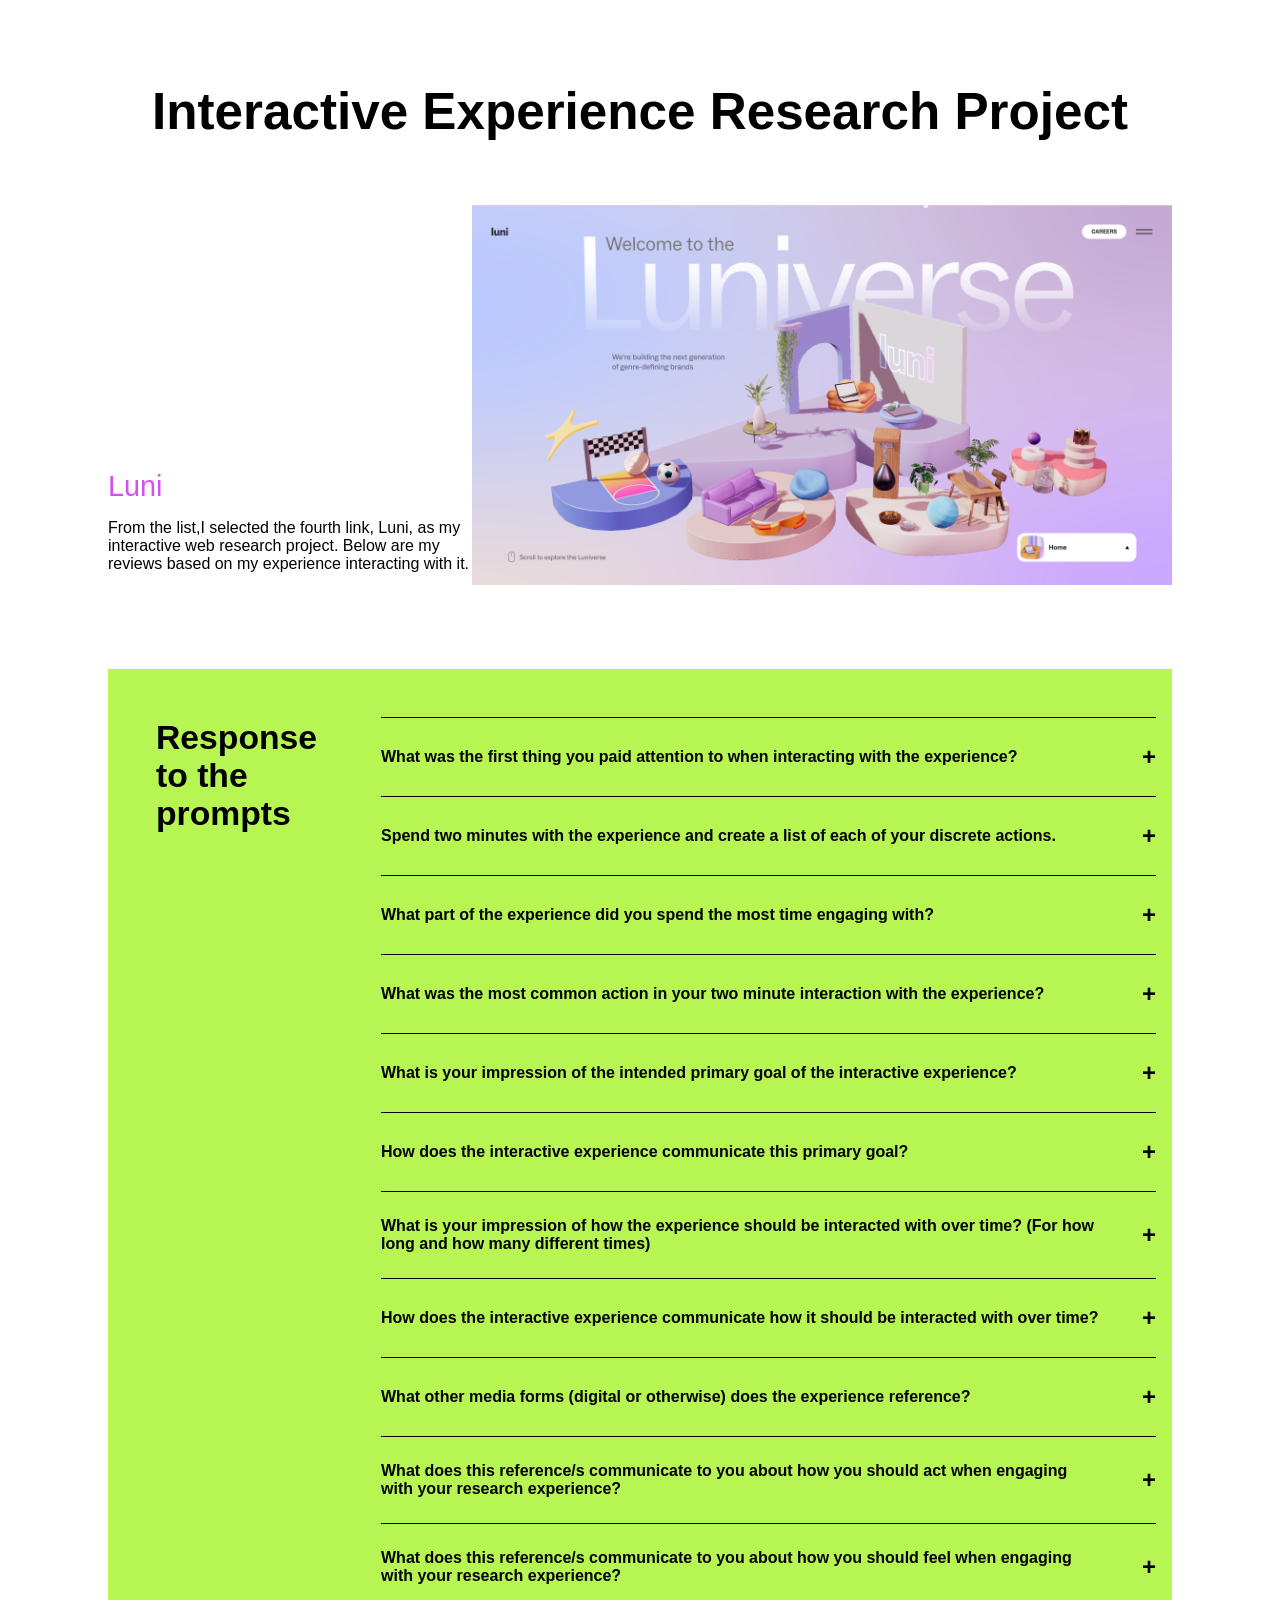
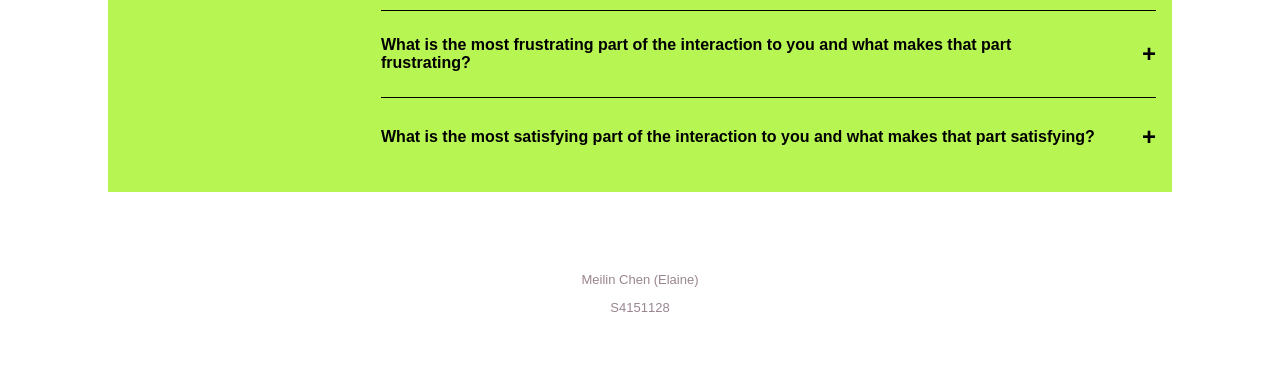
<file: index.html>
<!DOCTYPE html>
<html lang="en">
<head>
    <meta charset="UTF-8">
    <meta name="viewport" content="width=device-width, initial-scale=1.0">
    <title>Interactive Media Assignment 1</title>

    <!-- Add favicon to my webpage -->
    <link rel="icon" type="image/png" sizes="32x32" href="./assets/favicon-32x32.png">
    <!-- I used an external CSS file so that the structure and presentation are separated clearly. This also makes the code easier to edit and maintain.  -->
    <link rel="stylesheet" href="style.css">
</head>


<body>
    <header>
        <h1>Interactive Experience Research Project</h1>
    </header>
    
    <main>
    <!-- I included both a direct link to the Luni website and a homepage screenshot because I wanted users to understand the context before reading the prompt responses. The link supports direct access to the original interactive experience, while the image provides a quick visual reference -->
    <section class="intro">
        <div class="intro-text">
            <a href="https://www.luni.app/" target="_blank">Luni</a>
            <p>From the list,I selected the fourth link, Luni, as my interactive web research project. Below are my reviews based on my experience interacting with it.</p>
        </div>
        
        <div class="intro-image">
            <img src="./assets/Luniverse_homepage.png" alt="Luniverse_homepage" width=700>
        </div>
        
    </section>

    <!-- Here is the response area -->
    <!-- For the main content section of this assignment, I created a collapsible panel to organize my answers. Since the assignment brief provided 13 prompts—a fairly large number—I felt that displaying them as separate paragraphs would look dense and make the text difficult to read. Therefore, I opted for a collapsible panel, which keeps the page compact and easy to navigate. Users can click to expand or collapse the content, which not only keeps the layout clean but also allows the reader to focus on one question at a time. -->
    <section class="contentContainer">
        <!-- The title of the content area -->
        <div class="contentTitle">
            <h3>
                Response <br>to the <br>prompts
            </h3>
        </div>
        
        <!-- Create the response container -->
        <!-- I use the same `name` attribute to ensure that only one panel can be expanded at a time. This prevents the confusion that would arise if all collapsed panels were expanded without first closing the currently open one. -->
        <div class="subContainer">
            <!-- Prompt01 -->
            <details name="prompts">
                <summary>
                    <span class="summary-text">What was the first thing you paid attention to when interacting with the experience?</span>
                </summary>
                <div class="responseContent">
                    <p>
                        The first thing I noticed was its distinctive visual style, which combines a clean, minimal layout with a playful and slightly futuristic aesthetic. At the same time, the floating 3D scenes immediately draw attention, adding depth and interactivity that encourage exploration and make the experience feel dynamic rather than static.
                    </p>
                </div>
            </details>

            <!-- Prompt02 -->
            <details name="prompts">
                <summary>
                    <span class="summary-text">Spend two minutes with the experience and create a list of each of your discrete actions.</span>
                </summary>
                <div class="responseContent">
                    <p>
                        During my two-minute interaction, I began on the homepage by moving my cursor around to explore how the interface responded. I hovered over each floating 3D scene to observe their interactive reactions, then clicked on one of them. This triggered a transition that felt like entering or zooming into the scene, revealing a more detailed environment. Within this space, I experimented by clicking on smaller objects, some of which responded interactively. Then I selected the “discover” option to access a content page. I briefly scrolled through the material and slided to the top and click the close button to go back to the previous page. After that, I used the navigation menu in the bottom right corner to return to the homepage. I also discovered that scrolling upward allowed me to move sequentially through different scenes. I repeated a pattern of interacting with elements, entering content pages, briefly browsing, and returning, while gradually exploring each section and testing how different interface elements responded.
                    </p>
                </div>
            </details>

            <!-- Prompt03 -->
            <details name="prompts">
                <summary>
                    <span class="summary-text">What part of the experience did you spend the most time engaging with?</span>
                </summary>
                <div class="responseContent">
                    <p>
                        Throughout the experience, I spent the most time exploring interactions with small objects in each 3D scene. When I clicked or hovered over them, some elements responded in subtle or unexpected ways. This sparked my curiosity and prompted me to try various interactions within each environment. Compared to simply switching between different areas, these micro-interactions were more engaging and satisfying, which naturally made me want to spend more time exploring each scene.
                    </p>
                </div>
            </details>

            <!-- Prompt04 -->
            <details name="prompts">
                <summary>
                    <span class="summary-text">What was the most common action in your two minute interaction with the experience?</span>
                </summary>
                <div class="responseContent">
                    <p>
                        The most common action was scrolling, as the site relies heavily on scroll-triggered transitions and parallax effects to reveal its content and narrative layers.
                    </p>
                </div>
            </details>

            <!-- Prompt05 -->
            <details name="prompts">
                <summary>
                    <span class="summary-text">What is your impression of the intended primary goal of the interactive experience?</span>
                </summary>
                <div class="responseContent">
                    <p>
                        My impression is that the primary goal of the interactive experience is to immerse users in the “Luniverse”, encouraging users to explore the space and discover content organically. This immersive approach allows users to engage with the brand’s identity and creative output in a more intuitive and experiential manner.
                    </p>
                </div>
            </details>

            <!-- Prompt06 -->
            <details name="prompts">
                <summary>
                    <span class="summary-text">How does the interactive experience communicate this primary goal?</span>
                </summary>
                <div class="responseContent">
                    <p>
                        The interactive experience communicates this primary goal through a combination of its visual design, interaction mechanics, and transition effects.
                    </p>
                    <p>
                        The dreamlike and slightly futuristic aesthetic, along with the construction of immersive 3D scenes, establishes a strong sense of spatial depth and atmosphere. Smooth transitions, such as zooming into scenes, reinforce the feeling of entering a continuous environment rather than navigating separate pages. In addition, micro-interactions between the cursor and scene elements, as well as interface components, encourage active engagement and exploration, allowing users to experience the “Luniverse” in a more intuitive and immersive way.
                    </p>
                </div>
            </details>

            <!-- Prompt07 -->
            <details name="prompts">
                <summary>
                    <span class="summary-text">What is your impression of how the experience should be interacted with over time? (For how long and how many different times)</span>
                </summary>
                <div class="responseContent">
                    <p>
                        The experience seems to be designed for short but repeatable interactions. During a single visit, users may spend a few minutes exploring different 3D scenes and interacting with elements. However, because the site contains multiple sections and encourages free exploration, users are likely to return and explore more over time. It does not follow a fixed path, but instead allows users to engage with it in a flexible and exploratory way.
                    </p>
                </div>
            </details>

            <!-- Prompt08 -->
            <details name="prompts">
                <summary>
                    <span class="summary-text">How does the interactive experience communicate how it should be interacted with over time?</span>
                </summary>
                <div class="responseContent">
                    <p>
                        The experience communicates this through its open structure and interaction design. There is no fixed path or clear beginning and end, which suggests that users can explore the site freely at their own pace. The use of multiple 3D scenes, scrolling transitions, and easy navigation between sections encourages users to move in and out of different parts of the experience.
                    </p>
                </div>
            </details>
            
            <!-- Prompt09 -->
            <details name="prompts">
                <summary>
                    <span class="summary-text">What other media forms (digital or otherwise) does the experience reference?</span>
                </summary>
                <div class="responseContent">
                    <p>
                        The experience references several media forms, including video games, editorial design, and creative studio websites. The interactive 3D scenes and exploratory navigation resemble game environments, encouraging users to move through different spaces. At the same time, the content pages—especially in sections like “Luni Life”—are presented in a way similar to fashion magazines or editorial photo spreads, with strong visual emphasis and curated imagery. Additionally, the navigation interactions, such as hovering over menu items to reveal images, feel similar to editorial previews or visual indexes. Together, these references create a hybrid experience that combines exploration, visual storytelling, and brand presentation.
                    </p>
                </div>
            </details>

            <!-- Prompt10 -->
            <details name="prompts">
                <summary>
                    <span class="summary-text">What does this reference/s communicate to you about how you should act when engaging with your research experience?</span>
                </summary>
                <div class="responseContent">
                    <p>
                        These references signal that I should interact with the site as an observer of an aesthetic "world," moving slowly and deliberately to appreciate the visual transitions rather than rushing to find specific data points.
                    </p>
                </div>
            </details>

            <!-- Prompt11 -->
            <details name="prompts">
                <summary>
                    <span class="summary-text">What does this reference/s communicate to you about how you should feel when engaging with your research experience?</span>
                </summary>
                <div class="responseContent">
                    <p>
                        These references suggest that I should approach the experience with curiosity, exploring it in different ways rather than following a fixed path. It feels as if the “Luniverse” is an unknown digital planet, encouraging me to navigate through it, discover its details, and experiment with its interactions. This creates a sense of playful exploration, where I am not just using a website, but actively exploring a designed world.
                    </p>
                </div>
            </details>

            <!-- Prompt12 -->
            <details name="prompts">
                <summary>
                    <span class="summary-text">What is the most frustrating part of the interaction to you and what makes that part frustrating?</span>
                </summary>
                <div class="responseContent">
                    <p>
                        The most frustrating part of the interaction was navigating back from the content pages. After scrolling through a section, there was no immediately visible way to return, and I only noticed the close button after scrolling back to the top. This created a sense of unclear navigation where it is not always obvious where interactions will lead. As a result, the flow of the experience felt slightly disrupted and less intuitive.
                    </p>
                </div>
            </details>

            <!-- Prompt13 -->
            <details name="prompts">
                <summary>
                    <span class="summary-text">What is the most satisfying part of the interaction to you and what makes that part satisfying?</span>
                </summary>
                <div class="responseContent">
                    <p>
                        The most satisfying part is the perfect synchronization between the mouse movement and the 3D model’s rotation, as the tactile responsiveness creates a sense of direct physical control over a complex digital object.
                    </p>
                </div>
            </details>

        </div>
    </section>

    <section class="name">
        <p>Meilin Chen (Elaine)</p>
        <p>S4151128</p>
    </section>

    </main>
    
</body>
</html>
</file>
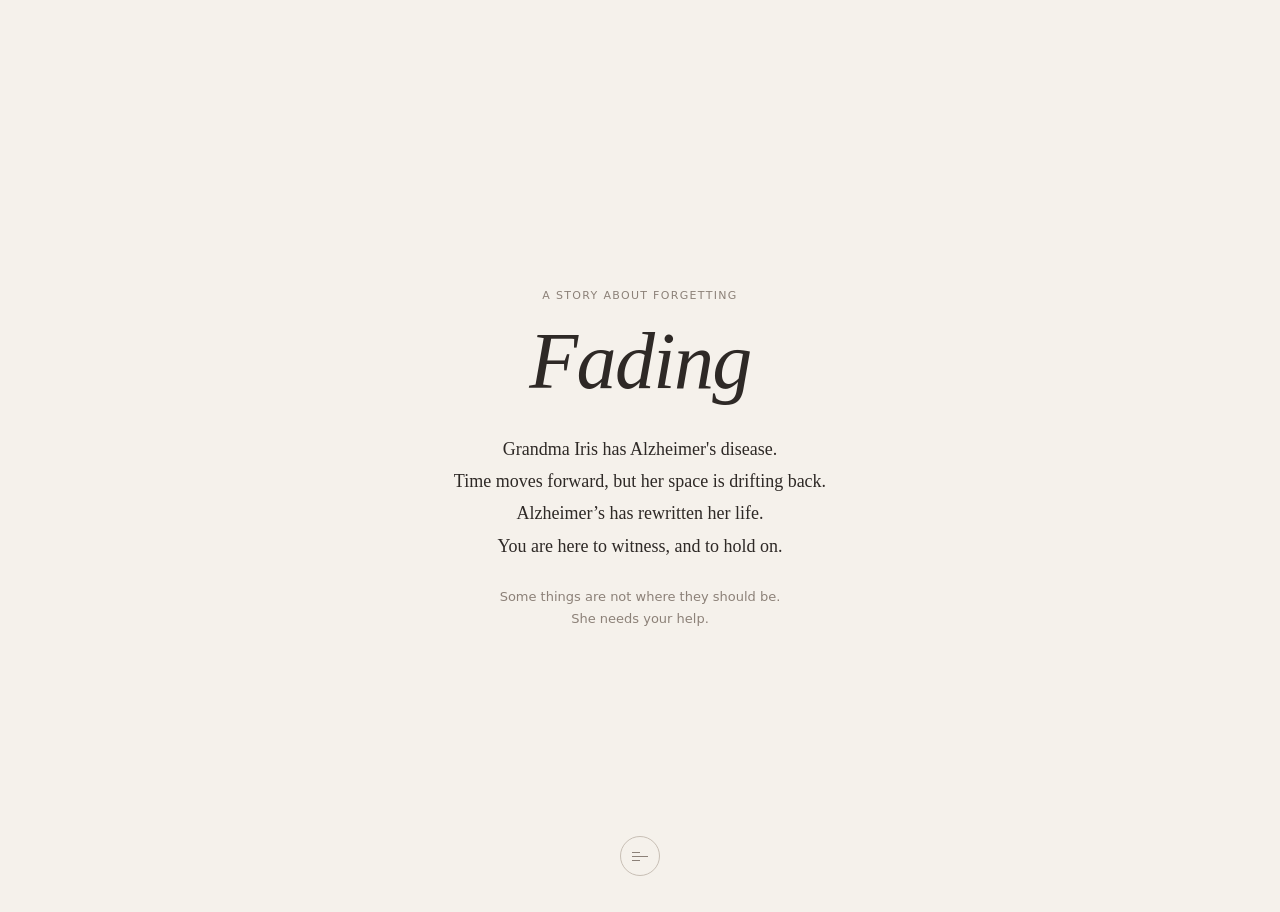
<file: assignment3/index.html>
<!DOCTYPE html>
<html lang="en">
<head>
  <meta charset="UTF-8" />
  <meta name="viewport" content="width=device-width, initial-scale=1.0" />
  <title>Fading — An Alzheimer's Experience</title>
  <link rel="stylesheet" href="style.css" />

  <!--
  JavaScript structure:

  The project uses five JavaScript files rather than one large script.

  main.js manages the shared systems across the experience, including chapter navigation, drag-to-continue transitions,
  feedback reveal, and global helper functions.

  Each symptom scene (level1–level4) is separated into its own file.
  This decision was made for readability and maintainability.
  Since every chapter represents a different Alzheimer's symptom and contains a different interaction mechanic, separating the logic prevents the codebase from becoming difficult to navigate.
  -->
  <script src="js/main.js" defer></script>
  <script src="js/level1.js" defer></script>
  <script src="js/level2.js" defer></script>
  <script src="js/level3.js" defer></script>
  <script src="js/level4.js" defer></script>
</head>

<body>
<div id="app">

  <!--
  CHAPTER 0: INTRO

  Include the project name "Fading" and a brief background introduction to tell users the theme of the project and what it is about.
  -->
  <section class="chapter" id="chapter-intro" data-chapter="0">
    <div class="chapter-inner">
      <div class="intro-content" id="intro-content">
        <p class="eyebrow">A story about forgetting</p>
        <h1 class="title">Fading</h1>
        <p class="intro-body">
          Grandma Iris has Alzheimer's disease.<br>
          Time moves forward, but her space is drifting back.<br>
          Alzheimer’s has rewritten her life.<br>
          You are here to witness, and to hold on.
        </p>
        <p class="intro-note">
          Some things are not where they should be.<br>
          She needs your help.
        </p>
      </div>
    </div>
    <div class="page-turn" data-target="1">
      <!-- The prompt text displayed to the user -->
      <span class="page-turn-label">drag to begin</span>
      <div class="page-turn-handle"><div class="handle-bar"></div></div>
    </div>
  </section>

  <!--
  Interactive Chapters (1–4)

  The prototype is structured into four independent interaction chapters, each representing a different symptom associated with Alzheimer's disease.
  Rather than building one continuous gameplay sequence, each chapter acts as a separate emotional and interactive vignette.

  This structure was chosen because Alzheimer's symptoms are often experienced differently rather than as one singular condition.
  Misplacement, spatial disorientation, repetition, and memory loss affect everyday life in different ways, so each interaction was designed to communicate a specific emotional experience.
  The symptoms described in chapters 1-3 are mild symptoms of Alzheimer's disease, while chapter 4 describes moderate symptoms.

  A consistent interaction pattern is used across chapters: narration → guided interaction → feedback + symptom explanation.
  - narration: introduces Grandma Iris's perspective,
  - interaction: allows the user to physically participate in a caregiving action,
  - feedback panel: provides emotional reflection followed by a short symptom explanation.

  The interactions are intentionally simple and guided.
  The goal of the prototype is not challenge or difficulty, but empathy and understanding.
  Clear prompts reduce confusion so the user's attention stays on the emotional meaning of the interaction.
  -->

  <!-- CHAPTER 1: MISPLACEMENT -->
  <section class="chapter" id="chapter-1" data-chapter="1">
    <div class="narration-overlay" id="narration-1">
      <p class="chapter-number">01</p>
      <p class="narration-text">"Have you seen the remote? I was just holding it..."</p>
      <p class="narration-sub">Help her put things back where they belong.</p>
    </div>
    <div class="chapter-inner chapter-stage" id="chapter-inner-1">
      <div class="narration narration-top">
        <p class="chapter-number">01</p>
        <p class="narration-text">"Have you seen the remote? I was just holding it..."</p>
        <p class="narration-sub">Help her put things back where they belong.</p>
      </div>
      <div class="interaction-area" id="interaction-1"></div>
      <div class="feedback-panel hidden" id="feedback-1">
        <p class="feedback-quote">
          "I was sure I left it right there...<br>Did someone move it?"
        </p>
        <div class="feedback-divider"></div>
        <div class="feedback-inner">
          <p class="feedback-tag">Symptom: Misplacement</p>
          <p class="feedback-body">
            People with Alzheimer's often place objects in unusual locations —
            a remote in the fridge, keys in a cereal box. They cannot retrace
            their steps to find them, and may believe someone else has taken them.
          </p>
        </div>
      </div>
    </div>
    <div class="page-turn hidden" id="turn-1" data-target="2">
      <span class="page-turn-label">drag to continue</span>
      <div class="page-turn-handle"><div class="handle-bar"></div></div>
    </div>
  </section>

  <!-- CHAPTER 2: SPATIAL DISORIENTATION -->
  <section class="chapter" id="chapter-2" data-chapter="2">
    <div class="narration-overlay" id="narration-overlay-2">
      <p class="chapter-number">02</p>
      <p class="narration-text">"This is my neighbourhood. I've walked this path a thousand times."</p>
      <p class="narration-sub">Help her find her way home.</p>
    </div>
    <div class="chapter-inner chapter-stage" id="chapter-inner-2">
      <div class="narration narration-top">
        <p class="chapter-number">02</p>
        <p class="narration-text">"This is my neighbourhood. I've walked this path a thousand times."</p>
        <p class="narration-sub">Help her find her way home.</p>
      </div>
      <div class="interaction-area" id="interaction-2"></div>
      <div class="feedback-panel hidden" id="feedback-2">
        <p class="feedback-quote">
          "I know this place very well. I know I know it.<br>Why can't I find it?"
        </p>
        <div class="feedback-divider"></div>
        <div class="feedback-inner">
          <p class="feedback-tag">Symptom: Spatial Disorientation</p>
          <p class="feedback-body">
            Alzheimer's gradually damages the brain's spatial reasoning.
            Patients may become completely lost in a neighbourhood they've
            lived in for decades — unsure where they are, how they got there,
            or how to get home.
          </p>
        </div>
      </div>
    </div>
    <div class="page-turn hidden" id="turn-2" data-target="3">
      <span class="page-turn-label">drag to continue</span>
      <div class="page-turn-handle"><div class="handle-bar"></div></div>
    </div>
  </section>

  <!-- CHAPTER 3: REPETITION -->
  <section class="chapter" id="chapter-3" data-chapter="3">
    <div class="narration-overlay" id="narration-overlay-3">
      <p class="chapter-number">03</p>
      <p class="narration-text">"Did I tell you about the garden? The roses are blooming."</p>
      <p class="narration-sub">She will ask you the same thing again. And again.</p>
    </div>
    <div class="chapter-inner chapter-stage" id="chapter-inner-3">
      <div class="narration narration-top">
        <p class="chapter-number">03</p>
        <p class="narration-text">"Did I tell you about the garden? The roses are blooming."</p>
        <p class="narration-sub">She will ask you the same thing again. And again.</p>
      </div>
      <div class="interaction-area" id="interaction-3"></div>
      <div class="feedback-panel hidden" id="feedback-3">
        <p class="feedback-quote">
          "Sorry, what were we talking about?<br>Oh — did I tell you about the garden?"
        </p>
        <div class="feedback-divider"></div>
        <div class="feedback-inner">
          <p class="feedback-tag">Symptom: Repetitive Behaviour</p>
          <p class="feedback-body">
            Due to severe short-term memory loss, patients repeat the same
            questions or stories within minutes. They are not doing it
            deliberately — their brain simply cannot store the fact that
            the question was already asked and answered.
          </p>
        </div>
      </div>
    </div>
    <div class="page-turn hidden" id="turn-3" data-target="4">
      <span class="page-turn-label">drag to continue</span>
      <div class="page-turn-handle"><div class="handle-bar"></div></div>
    </div>
  </section>

  <!-- CHAPTER 4: MEMORY TIMELINE -->
  <section class="chapter" id="chapter-4" data-chapter="4">
    <div class="narration-overlay" id="narration-overlay-4">
      <p class="chapter-number">04</p>
      <p class="narration-text">
        "I remember when I was a child I liked to draw on the ground in front of my house.<br>But this morning... I can't..."
      </p>
      <p class="narration-sub">Help her place the memories back on the timeline.</p>
    </div>
    <div class="chapter-inner chapter-stage" id="chapter-inner-4">
      <div class="narration narration-top">
        <p class="chapter-number">04</p>
        <p class="narration-text">
          "I remember when I was a child I liked to draw on the ground in front of my house.<br>But this morning... I can't..."
        </p>
        <p class="narration-sub">Help her place the memories back on the timeline.</p>
      </div>
      <div class="interaction-area" id="interaction-4"></div>
      <div class="feedback-panel hidden" id="feedback-4">
        <p class="feedback-quote">
          "I remember you when you were small.<br>What happened to all the years between?"
        </p>
        <div class="feedback-divider"></div>
        <div class="feedback-inner">
          <p class="feedback-tag">Symptom: Memory Loss</p>
          <p class="feedback-body">
            Alzheimer's erases memory in reverse chronological order.
            Recent events disappear first — what they had for breakfast,
            a conversation from an hour ago. Distant memories can remain
            vivid for years. Eventually, even those fade.
          </p>
        </div>
      </div>
    </div>
    <div class="page-turn hidden" id="turn-4" data-target="5">
      <span class="page-turn-label">drag to continue</span>
      <div class="page-turn-handle"><div class="handle-bar"></div></div>
    </div>
  </section>

  <!-- CHAPTER 5: ENDING -->
  <section class="chapter" id="chapter-ending" data-chapter="5">
    <div class="chapter-inner">
      <div class="ending-content">
        <p class="ending-text">
          She looks at you and smiles.<br>
          For a moment, she knows exactly who you are.
        </p>
        <p class="ending-note">
          More than 55 million people worldwide live with dementia, of whom an estimated 60% to 70% have Alzheimer's disease.<br>
          Most are cared for at home, by family.
        </p>
        <a class="ending-link" href="https://www.alzint.org" target="_blank" rel="noopener">
          Learn more at Alzheimer's Disease International →
        </a>
      </div>
    </div>
  </section>

</div>
</body>
</html>

<!-- I used ChatGPT (OpenAI 2026) to generate all the image materials that appear in my entire webpage. -->
</file>
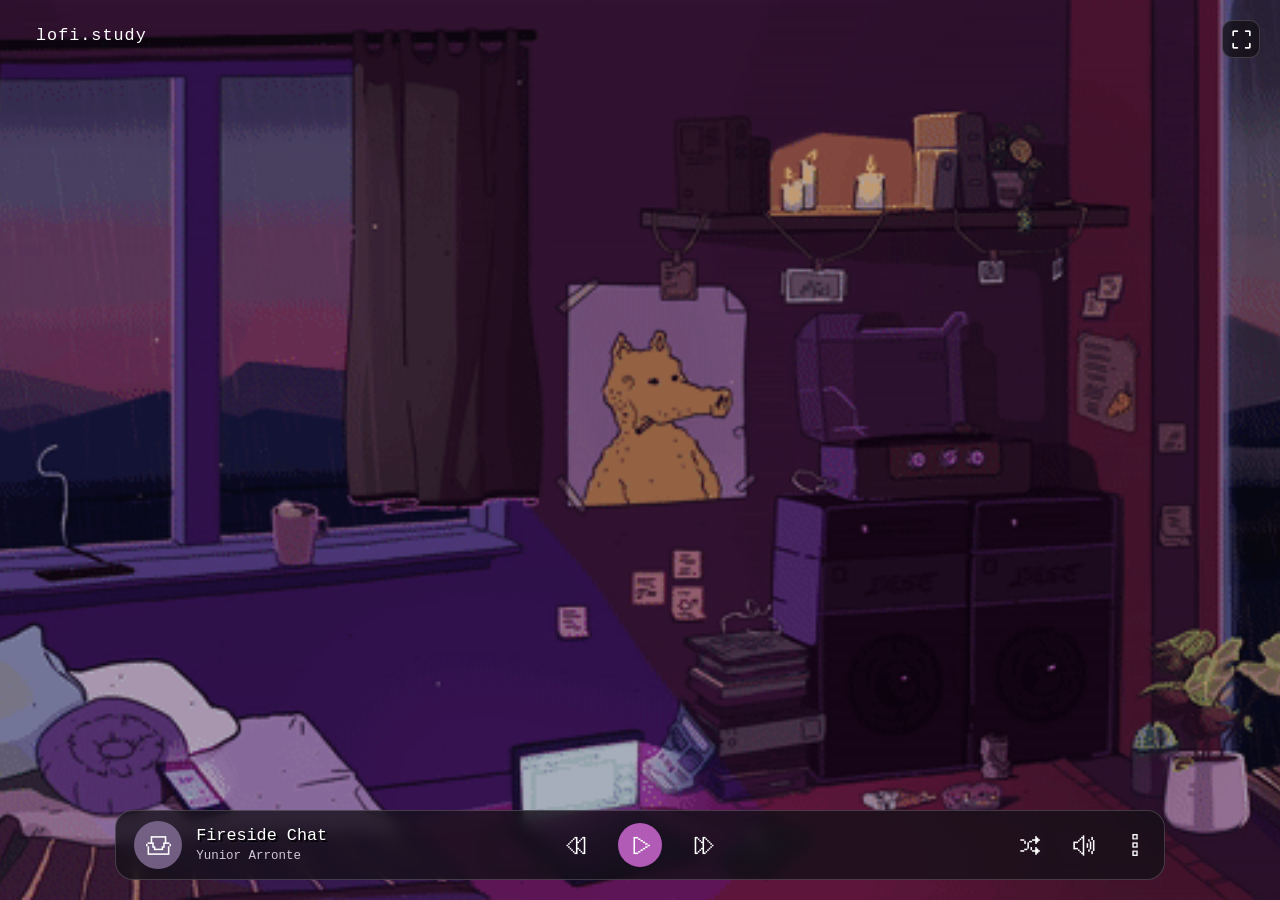
<file: Interactive-Media_a2/index.html>
<!DOCTYPE html>
<html lang="en">
<head>
  <meta charset="UTF-8" />
  <meta name="viewport" content="width=device-width, initial-scale=1.0" />

  <title>lofi.study</title>

  <link rel="stylesheet" href="reset.css" />
  <link rel="stylesheet" href="style.css" />
  <script src="main.js" defer></script>
</head>

<!--
Design rationale:
I chose the “music for relaxation/study” context because I wanted to create a calm and immersive media experience rather than a traditional music player. The project was inspired by websites such as lofi.cafe and lofi.fm, which combine ambient visuals and simple interactions to help users focus while studying or relaxing.
Instead of using a complex interface with many controls, I decided to keep the layout minimal and centered around mood selection. Each theme combines a different background animation, icon, and music track to create a more cohesive emotional atmosphere. Most interactions are intentionally subtle and low-distraction because the website is designed to stay open in the background while users study. I also used pixel-art inspired visuals and retro typography to match the nostalgic aesthetic commonly associated with lo-fi music culture.
Some layout and interaction problems were solved with the help of ChatGPT and Gemini, especially fullscreen functionality, panel toggling logic, and dynamic theme switching.
-->

<!-- All icons are from <a href="https://icons8.com/">Icon8</a> and all gif images are from <a href="https://au.pinterest.com/">Pinterest</a> -->
<body>
  <!--  -->
  <main class="app" id="app">
    <!-- 
    Direction: left - right, top - bottom; 
    Assets order: title - clock - fullscreen - theme panel - theme information area - control area - shuffle/volume/settings - volume panel - settings panel
    -->

    <!-- Title in the top-left corner -->
    <header class="site-title">
      <h1>lofi.study</h1>
    </header>

    <!-- Current time display, controlled by settings -->
    <!-- 
    Due to my purpose of creating a immersive / low distraction interface, so I wanted to try my best to minimize distractions.
    So I asked ChatGPT how to make the hidden panels, and it gave me a solution using the "hidden" class to control the visibility of the panel display. The hidden panel will only appear when the user clicks the corresponding button.
    -->
    <div id="clock-display" class="clock-display hidden"></div>

    <!-- Fullscreen button -->
    <button id="fullscreen" class="fullscreen">
      <img src="assets/icon/full_screen.png" alt="fullscreen-btn" width="25"/>
    </button>

    <!-- Theme Selection Panel: appears when clicking the circular button in the bottom-left corner -->
    <section id="theme-panel" class="theme-panel hidden">
      <button id="theme-prev-btn" class="theme-arrow">
        <img src="assets/icon/back.png" alt="back-btn" width="25"/>
      </button>

      <!-- I wanted to create four themed cards with a visual effect similar to a carousel. So I asked ChatGPT how to do it. -->
      <div class="theme-card-list" id="theme-card-list">
        <!--use JS to generate four theme cards -->
      </div>

      <button id="theme-next-btn" class="theme-arrow">
        <img src="assets/icon/forward.png" alt="forward-btn" width="25"/>
      </button>
    </section>

    <!-- Bottom Control Bar -->
    <section class="controlBar">

      <!-- Theme button + current track information -->
      <div class="track-area">
        <button id="theme-btn" class="theme-btn" aria-label="Choose theme">
          <img id="theme-icon" src="assets/theme/chill/icon.png" alt="music-btn" width="25"/>
        </button>

        <div class="track-text">
          <h2 id="track-title">Fireside Chat</h2>
          <p id="track-artist">Yunior Arronte</p>
        </div>
      </div>

      <!-- Previous theme / Play/Pause / Next theme -->
      <div class="main-controls">
        <button id="prev-btn" class="icon-btn">
          <img src="assets/icon/rewind.png" alt="rewind-btn" width="25"/>
        </button>

        <button id="play-pause-btn" class="play-btn">
            <img id="play-pause-img" src="assets/icon/play.png" alt="play-btn" width="25"/>
        </button>

        <button id="next-btn" class="icon-btn">
            <img src="assets/icon/next.png" alt="next-btn" width="25"/>
        </button>
      </div>

      <!-- Right side: shuffle / volume / settings -->
      <div class="right-controls">
        <button id="shuffle-btn" class="icon-btn">
          <img src="assets/icon/shuffle.png" alt="shuffle-btn" width="25"/>
        </button>

        <button id="volume-btn" class="icon-btn">
          <img id="volume-icon" src="assets/icon/audio.png" alt="audio-btn" width="25"/>
        </button>

        <button id="settings-btn" class="icon-btn">
          <img src="assets/icon/settings.png" alt="settings-btn" width="22"/>
        </button>
      </div>

      <!-- Volume slider -->
      <div id="volume-panel" class="volume-panel hidden">
        <!-- I asked Gemini for help with the volume slider, and it taught me to use a range input and give me a sample structure -->
        <input id="volume-slider" type="range" min="0" max="1" step="0.01" value="0.7" />
      </div>
    </section>

    <!-- Settings Panel -->
    <section id="settings-panel" class="settings-panel hidden">
      <div class="settings-header">
        <h3>Settings</h3>
        <button id="close-settings-btn">
          <img src="assets/icon/close.png" alt="close-icon" width="30"/> 
        </button>
      </div>

      <div class="setting-row">
        <div>
          <h4>Hide Elements</h4>
          <p>Hide the interface after a period of inactivity.</p>
        </div>

        <button id="hide-toggle" class="toggle-btn active">
          <span></span>
        </button>
      </div>

      <div class="setting-box">
        <span>Hide After</span>
        <div class="hide-input-group">
          <input id="hide-seconds-input" type="number" min="5" max="300" value="30" />
        <strong>sec</strong>
        </div>
      </div>

      <div class="setting-row">
        <div>
          <h4>Show Clock</h4>
        </div>

        <button id="clock-toggle" class="toggle-btn">
          <span></span>
        </button>
      </div>

      <div class="setting-row">
        <div>
          <h4>Keyboard Shortcuts</h4>
          <p>Use [SPACE] to pause and [M] to mute.</p>
        </div>

        <button id="shortcut-toggle" class="toggle-btn active">
          <span></span>
        </button>
      </div>
    </section>

    <!-- audio -->
    <audio id="audio-player"></audio>

  </main>
</body>
</html>
</file>
<file: style.css>
body {
    font-family: sans-serif;
    background: white;
    color: black;
    padding: 40px 20px;
}

header {
    text-align: center;
    font-size: 1.6rem;
}

/* The layout places text and image side by side to create contrast between explanation and visual evidence. This choice was influenced by editorial and research presentation layouts. */
.intro {
    display: flex;
    flex-direction: row;
    justify-content: space-around;
    align-items: flex-end;
    margin: 4rem 5rem 5rem;

}

.intro-text a {
    color: #D251F5;
    font-size: 1.8rem;
    /* remove underline */
    text-decoration: none;
}

/* I use pseudo-class to give “Luni” a subtle interaction, so users know they can click here. */
.intro-text a:hover {
    color: #51D8F5;
}

/* For the visual and interactive design of the entire “contentContainer” section, I drew inspiration from the “Career” page on the Luni website, which I had researched. In particular, the vibrant fluorescent green background really caught my eye. Additionally, the animation of the “+” icon on the right when expanding the panel gave me a sense of subtle interactivity. */
.contentContainer {
    background-color: #B7F552;
    padding: 1rem;
    margin: 5rem;
    display: flex;
}

.contentTitle {
    font-size: 1.8rem;
    margin-left:2rem;
    margin-right: 4rem;
}

.subContainer {
    margin-top:2rem;
}

summary {
    /* Hide the default triangle icon before the summary */
    list-style: none;
    display: flex;
    justify-content: space-between;
    align-items: center;
    cursor: pointer;
    padding: 15px 0;
    font-weight: bold;  
}

.summary-text {
    display: inline-block; 
    transition: transform 0.3s ease, color 0.3s ease;
}

/* When the mouse hovers over the entire summary area */
summary:hover .summary-text {
    /* enlarge text */
    transform: scale(1.05); 
    /* change color */
    color: #F55190; 
}

/* add "+" after the summary-text*/
summary::after {
    content: '+';
    font-size: 1.5rem;
    display: inline-block;
    /* set a rotation transition animation */
    transition: transform 0.4s ease; 
    margin-left: 2.5rem;
}

details {
    border-top: 1px solid #000000;
    padding: 10px 0;
}

/* When “details” is in the open state, toggle the "+" sign */
details[open] summary::after {
    /* rotate 120 degrees */
    transform: rotate(120deg); 
    /* change color */
    color: #ff4500;
}

.responseContent {
    padding: 10px 20px 20px 0;
    line-height: 1.6;
    width: 80%;
}

.name {
    color:rgb(153, 133, 144);
    text-align: center;
    font-size: small;
}
</file>
<file: assignment3/style.css>
/* ============================================================
   The visual language is deliberately quiet and desaturated.
   Alzheimer's is about loss, not spectacle. Warm off-white backgrounds and muted type create stillness — the user should feel like they are sitting in a quiet room, not playing a game.

   Type: Georgia (serif) for narrative text — it feels handwritten, personal, like a letter or a memory.
   System sans-serif for UI labels — functional, neutral, not competing with the emotional content.
   ============================================================ */

:root {
  --bg:          #F5F1EB;  /* warm off-white (like aged paper) */
  --surface:     #EDE8E0;
  --border:      #C8BFB5;
  --text:        #2E2926;
  --text-muted:  #8C8178;
  --accent:      #8B6F63;
  --correct:     #6E9B7B;

  --font-serif:  Georgia, 'Times New Roman', serif;
  --font-sans:   system-ui, -apple-system, sans-serif;

  --transition:  0.4s ease;
}

/* ── Base ── */
*, *::before, *::after {
  box-sizing: border-box;
  margin: 0;
  padding: 0;
}

html, body {
  font-size: 16px;
  width: 100%;
  height: 100%;
  background: var(--bg);
  color: var(--text);
  font-family: var(--font-sans);
  line-height: 1;
  overflow: hidden; /* chapters handle their own scroll */
}

ol, ul {
  list-style: none;
}

img, picture, video, canvas, svg {
  display: block;
  max-width: 100%;
}

input, button, textarea, select {
  font: inherit;
}

p, h1, h2, h3, h4, h5, h6 {
  overflow-wrap: break-word;
}

a {
  text-decoration: none;
  color: inherit;
}

#app {
  width: 100%;
  height: 100vh;
  position: relative;
}

/* ── Chapters ──
   All chapters are stacked in the same viewport using absolute positioning.
   Visibility is controlled via opacity and pointer-events, enabling smooth transitions between narrative states.
*/
.chapter {
  position: absolute;
  inset: 0;
  width: 100%;
  height: 100vh;
  display: flex;
  flex-direction: column;
  background: var(--bg);
  opacity: 0;
  pointer-events: none;
  transform: translateY(12px);
  transition: opacity var(--transition), transform var(--transition);
}

.chapter.active {
  opacity: 1;
  pointer-events: all;
  transform: translateY(0);
}

.chapter.exiting {
  opacity: 0;
  transform: translateY(-12px);
}

.chapter-inner {
  flex: 1;
  display: flex;
  flex-direction: column;
  justify-content: center;
  align-items: center;
  padding: 60px 80px 40px;
  gap: 40px;
  max-width: 960px;
  margin: 0 auto;
  width: 100%;
}

.chapter-stage {
  opacity: 0;
  transition: opacity 0.7s ease;
}

.chapter-stage.visible {
  opacity: 1;
}

/* ── Intro ── */
.intro-content {
  text-align: center;
  max-width: 480px;
}

.eyebrow {
  font-family: var(--font-sans);
  font-size: 11px;
  letter-spacing: 0.12em;
  text-transform: uppercase;
  color: var(--text-muted);
  margin-bottom: 20px;
}

.title {
  font-family: var(--font-serif);
  font-size: clamp(48px, 8vw, 80px);
  font-weight: normal;
  color: var(--text);
  letter-spacing: -0.02em;
  margin-bottom: 32px;
  /* Italic gives it a personal, handwritten quality */
  font-style: italic;
}

.intro-body {
  font-family: var(--font-serif);
  font-size: 18px;
  line-height: 1.8;
  color: var(--text);
  margin-bottom: 24px;
}

.intro-note {
  font-family: var(--font-sans);
  font-size: 13px;
  line-height: 1.7;
  color: var(--text-muted);
}

/* ── Narration ──
   Appears at the top of each chapter before interaction begins.
   Font is serif to feel like a spoken voice.
*/
.narration {
  text-align: center;
  max-width: 860px;
}

.chapter-number {
  font-family: var(--font-sans);
  font-size: 10px;
  letter-spacing: 0.15em;
  color: var(--text-muted);
  margin-bottom: 16px;
}

.narration-text {
  font-family: var(--font-serif);
  font-size: clamp(16px, 2.5vw, 22px);
  line-height: 1.7;
  color: var(--text);
  font-style: italic;
  margin-bottom: 12px;
}

.narration-sub {
  font-family: var(--font-sans);
  font-size: 12px;
  color: var(--text-muted);
  letter-spacing: 0.04em;
}

/* ── Interaction Area ── */
.interaction-area {
  width: 100%;
  flex: 1;
  position: relative;
  max-height: 420px;
  transform: translateX(0);
  transition: transform 0.7s ease;
}

/* ── Feedback Panel ──
   Slides up after a task is completed.
   Two-part structure: patient's voice → symptom explanation.
   
   Design rationale: The quote comes first — we want the user to sit with the patient's experience before receiving the symptom explanation. Empathy before information.
*/
.feedback-panel {
  width: 100%;
  max-width: 600px;
  padding: 28px 32px;
  transform: translateX(32px);
  opacity: 0;
  transition: opacity 0.7s ease, transform 0.7s ease;
}

.feedback-panel.visible {
  opacity: 1;
  transform: translateX(0);
}

.feedback-panel.hidden {
  display: none;
}

.feedback-inner {
  background: var(--surface);
  border: 1px solid var(--border);
  border-radius: 4px;
  padding: 28px 32px;
}

.feedback-quote {
  font-family: var(--font-serif);
  font-size: 15px;
  line-height: 1.75;
  color: var(--text);
  font-style: italic;
  margin-bottom: 20px;
}

.feedback-divider {
  width: 32px;
  height: 1px;
  background: var(--border);
  margin-bottom: 16px;
}

.feedback-tag {
  font-family: var(--font-sans);
  font-size: 10px;
  letter-spacing: 0.12em;
  text-transform: uppercase;
  color: var(--accent);
  margin-bottom: 8px;
}

.feedback-body {
  font-family: var(--font-sans);
  font-size: 13px;
  line-height: 1.75;
  color: var(--text-muted);
}

.chapter-stage.level-complete {
  position: relative;
  display: grid !important;
  grid-template-columns: minmax(0, 1.15fr) minmax(320px, 0.85fr);
  grid-template-rows: minmax(88px, auto) minmax(0, 1fr);
  align-items: center;
  column-gap: 40px;
  row-gap: 24px;
}

.chapter-stage.level-complete .narration-top {
  position: absolute;
  top: 28px;
  left: 50%;
  transform: translateX(-50%);
  width: min(860px, calc(100% - 96px));
  z-index: 2;
  text-align: center;
}

.chapter-stage.level-complete .interaction-area {
  grid-column: 1;
  grid-row: 2;
  align-self: center;
  justify-self: stretch;
  width: 100%;
  height: min(420px, 48vh);
  min-height: 320px;
  max-height: 420px;
  transform: translateX(-28px);
}

#chapter-inner-3.level-complete .interaction-area {
  justify-self: center;
  align-self: start;
  width: min(320px, 100%);
  height: min(260px, 34vh);
  min-height: 200px;
  max-height: 260px;
  transform: translate(-34px, 10px);
}

.chapter-stage.level-complete .feedback-panel {
  grid-column: 2;
  grid-row: 2;
  align-self: center;
  max-width: none;
  margin: 0;
  padding: 0;
  background: transparent;
  border: 0;
  border-radius: 0;
}

.chapter-stage.level-complete .feedback-quote {
  font-size: 19px;
  line-height: 1.85;
  margin-bottom: 18px;
}

.chapter-stage.level-complete .feedback-inner {
  padding: 32px 34px;
}

.chapter-stage.level-complete .feedback-tag {
  font-size: 11px;
}

.chapter-stage.level-complete .feedback-body {
  font-size: 15px;
  line-height: 1.9;
}

/* ── Page-turn Handle ──
   Used for both chapter transitions and post-feedback advancement. Positioned at the bottom of each chapter.
   
   Design rationale:
   The drag-and-drop mechanism signifies the progression of the interactive experience. You must choose to move forward.
   A clickable button seems too haphazard for this theme.
*/
.page-turn {
  position: absolute;
  bottom: 0;
  left: 0;
  right: 0;
  display: flex;
  flex-direction: column;
  align-items: center;
  padding-bottom: 24px;
  gap: 8px;
  cursor: grab;
  user-select: none;
}

.page-turn.hidden {
  display: none;
}

.page-turn:active {
  cursor: grabbing;
}

.page-turn-label {
  font-family: var(--font-sans);
  font-size: 10px;
  letter-spacing: 0.12em;
  text-transform: uppercase;
  color: var(--text-muted);
  opacity: 0;
  transform: translateY(4px);
  transition: opacity 0.3s ease, transform 0.3s ease;
}

.page-turn:hover .page-turn-label,
.page-turn.dragging .page-turn-label {
  opacity: 1;
  transform: translateY(0);
}

.page-turn-handle {
  width: 40px;
  height: 40px;
  border-radius: 50%;
  border: 1px solid var(--border);
  display: flex;
  align-items: center;
  justify-content: center;
  transition: border-color 0.2s ease, transform 0.2s ease;
}

.page-turn:hover .page-turn-handle {
  border-color: var(--accent);
  transform: translateY(-2px);
}

.handle-bar {
  width: 16px;
  height: 1px;
  background: var(--text-muted);
  position: relative;
  transition: background 0.2s ease;
}

.handle-bar::before,
.handle-bar::after {
  content: '';
  position: absolute;
  width: 8px;
  height: 1px;
  background: var(--text-muted);
  transition: background 0.2s ease;
}

.handle-bar::before {
  top: -4px;
  left: 0;
}

.handle-bar::after {
  bottom: -4px;
  left: 0;
}

.page-turn:hover .handle-bar,
.page-turn:hover .handle-bar::before,
.page-turn:hover .handle-bar::after {
  background: var(--accent);
}

/* Draggable Items (shared across levels) -> Each draggable item gets a subtle lift on grab. */
.draggable {
  cursor: grab;
  user-select: none;
  transition: box-shadow 0.15s ease, transform 0.15s ease;
  position: absolute;
}

.draggable:hover {
  transform: scale(1.02);
}

.draggable.is-dragging {
  cursor: grabbing;
  box-shadow: 0 8px 24px rgba(46, 41, 38, 0.12);
  transform: scale(1.04);
  z-index: 100;
  transition: box-shadow 0.15s ease;
}

/* Drop Zones (shared across levels) -> Dashed border signals "something goes here". */
.drop-zone {
  border: 1.5px dashed var(--border);
  border-radius: 4px;
  position: absolute;
  display: flex;
  align-items: center;
  justify-content: center;
  transition: border-color 0.2s ease, background 0.2s ease;
}

.drop-zone.active-target {
  border-color: var(--accent);
  background: rgba(139, 111, 99, 0.06);
}

.drop-zone.correct {
  border-style: solid;
  border-color: var(--correct);
  background: rgba(110, 155, 123, 0.08);
}

.drop-zone-label {
  font-family: var(--font-sans);
  font-size: 10px;
  color: var(--text-muted);
  letter-spacing: 0.06em;
  pointer-events: none;
}

/* ── Ending ── */
.ending-content {
  text-align: center;
  max-width: 480px;
}

.ending-text {
  font-family: var(--font-serif);
  font-size: clamp(16px, 2.5vw, 22px);
  line-height: 1.8;
  color: var(--text);
  font-style: italic;
  margin-bottom: 40px;
}

.ending-note {
  font-family: var(--font-sans);
  font-size: 13px;
  line-height: 1.8;
  color: var(--text-muted);
  margin-bottom: 32px;
}

.ending-link {
  font-family: var(--font-sans);
  font-size: 12px;
  letter-spacing: 0.06em;
  color: var(--accent);
  border-bottom: 1px solid var(--border);
  padding-bottom: 2px;
  transition: border-color 0.2s ease;
}

.ending-link:hover {
  border-color: var(--accent);
}

/* ── Utility ── */
.hidden { display: none !important; }

/* Reduced Motion -> Respect user system preference (no animations). */
@media (prefers-reduced-motion: reduce) {
  *, *::before, *::after {
    transition-duration: 0.01ms !important;
    animation-duration: 0.01ms !important;
  }
}

/* ── Feedback Text Stagger ──
   Patient's voice appears first (0.3s delay),
   then the medical note fades in after (1s delay).
   This sequence is intentional: empathy before information.
*/
.feedback-quote {
  opacity: 0;
  transition: opacity 0.6s ease 0.3s;
}
.feedback-panel.visible .feedback-quote { opacity: 1; }

.feedback-divider,
.feedback-inner,
.feedback-tag,
.feedback-body {
  opacity: 0;
  transition: opacity 0.6s ease 1.1s;
}
.feedback-panel.visible .feedback-divider,
.feedback-panel.visible .feedback-inner,
.feedback-panel.visible .feedback-tag,
.feedback-panel.visible .feedback-body { opacity: 1; }

/* ── Narration Overlay Animation ──
   Design rationale:
   Text appears centered on a blank page first, giving the user a moment to read and absorb the patient's words before the
   scene appears. This pause is intentional: it separates the emotional/narrative layer from the interactive layer.
   The text then rises to the top as the scene fades in beneath it, so both coexist without one overwhelming the other.
*/

/* The overlay sits above everything, centered */
.narration-overlay {
  position: absolute;
  inset: 0;
  display: flex;
  flex-direction: column;
  align-items: center;
  justify-content: center;
  text-align: center;
  padding: 40px;
  z-index: 20;
  background: var(--bg);
  /* Starts visible, fades out after rising */
  opacity: 0;
  transition: opacity 0.8s ease;
  pointer-events: none;
}

.narration-overlay.visible {
  opacity: 1;
}

.narration-overlay.rising {
  opacity: 0;
  transform: translateY(-20px);
  transition: opacity 0.6s ease, transform 0.6s ease;
}

/* Narration pinned to top inside chapter-inner */
.narration-top {
  text-align: center;
  padding-bottom: 0;
  margin-bottom: 0;
}

/* Interactive chapters use a taller stage so the scene can appear fully */
#chapter-inner-1,
#chapter-inner-2,
#chapter-inner-3,
#chapter-inner-4 {
  display: flex;
  flex-direction: column;
  gap: 20px;
  justify-content: flex-start;
  padding: 28px 48px 20px;
  width: 100%;
  max-width: 1120px;
  margin: 0 auto;
  height: 100%;
}

#chapter-inner-1 .interaction-area,
#chapter-inner-2 .interaction-area,
#chapter-inner-3 .interaction-area,
#chapter-inner-4 .interaction-area {
  flex: 1;
  max-height: none;
  min-height: 0;
  display: flex;
  align-items: center;
  justify-content: center;
}

/* ── Intro Exit Animation ──
   The upward fade-out simulates the fading of initial awareness, transitioning the user into the main experiential chapters.
   This reinforces the metaphor of entering memory space.
*/
.intro-content {
  transition: transform 0.55s cubic-bezier(0.4, 0, 0.2, 1),
              opacity   0.55s ease;
}

.intro-content.intro-exit {
  transform: translateY(-60px);
  opacity: 0;
}

@media (max-width: 900px) {
  #chapter-inner-1,
  #chapter-inner-2,
  #chapter-inner-3,
  #chapter-inner-4 {
    padding: 24px 20px 16px;
    gap: 16px;
  }

  .narration-overlay {
    padding: 24px;
  }

  .chapter-stage.level-complete {
    display: flex !important;
    flex-direction: column;
    align-items: center;
    row-gap: 16px;
  }

  .chapter-stage.level-complete .interaction-area {
    min-height: 0;
    transform: none;
  }

  .chapter-stage.level-complete .narration-top {
    position: static;
    transform: none;
    width: 100%;
  }

  .chapter-stage.level-complete .feedback-panel {
    width: 100%;
  }

  .chapter-stage.level-complete .feedback-inner {
    padding: 28px 24px;
  }

  .chapter-stage.level-complete .feedback-quote {
    font-size: 17px;
  }

  .chapter-stage.level-complete .feedback-body {
    font-size: 14px;
  }
}
</file>
<file: Interactive-Media_a2/style.css>
/* 
I used :root variables to store the main colors and reusable design values for the website, such as background colors and text colors.
This approach makes the stylesheet easier to maintain because changing a value in one place automatically updates it across the whole interface. It also helps keep the visual style consistent between different components such as the control bar, settings panel, and theme cards.
I first learned about CSS custom properties in another web design course and then used MDN documentation as additional support.
*/
:root {
  --dark: #070411;
  --panel: #141018c7;
  --panel-strong: #0c0a10e0;
  --text: #ffffff;
  --muted: #cfc8d6;
  --purple: #b15ab6;
  --orange: #f0a84b;
  --line: rgba(255, 255, 255, 0.18);
  --radius: 18px;
}

body {
  min-height: 100vh;
  overflow: hidden;
  font-family: "Courier New", monospace;
  color: var(--text);
  background: var(--dark);
}

/* The background image is applied to the .app container instead of the body because the application needs to dynamically switch between different animated themes using JavaScript. */
.app {
  min-height: 100vh;
  position: relative;
  background-image: url("assets/theme/chill/bg.gif");
  background-size: cover;
  background-position: center;
}

/* I used a semi-transparent overlay with ::before to darken the background slightly. This improves readability and visual hierarchy by increasing the contrast between the animated background and the interface elements. */
.app::before {
  content: "";
  position: fixed;
  inset: 0;
  background: #05030c2e;
  pointer-events: none;
}


/* Title in the top-left corner */
.site-title {
  position: fixed;
  top: 26px;
  left: 36px;
  font-size: 1.05rem;
  letter-spacing: 1px;
}

/* Current time display in the top-center of the screen */
.clock-display {
  position: fixed; 
  top: 50px;
  left: 50%;
  /* 
  I want the clock to be centered horizontally, but it seems like the left side of the clock is at the center, so I asked ChatGPT to help me with the positioning. 
  And it told me to use transform: translate(-50%) together with left: 50% to perfectly center the clock horizontally
  */
  transform: translate(-50%);
  z-index: 30;
  color: var(--text);
  font-size:3rem;
  letter-spacing: 1px;
}

/* Fullscreen button in the top-right corner */
.fullscreen {
  position: fixed;
  top: 20px;
  right: 20px;
  width: 38px;
  height: 38px;
  background: var(--panel);
  border: 1px solid var(--line);
  border-radius: 10px;
  cursor: pointer;
}


/* =========================
   Theme Selection Panel
   ========================= */

.theme-panel {
  position: fixed;
  left: 10%;
  right: 10%;
  bottom: 112px;
  z-index: 40;
  height: 210px;
  padding: 20px 48px;

  display: grid;
  grid-template-columns: 40px 1fr 40px;
  align-items: center;
  gap: 18px;

  background: var(--panel-strong);
  border: 1px solid var(--line);
  border-radius: 26px;
  /* I asked Gemini how to create a glass blur effect */
  backdrop-filter: blur(8px); 
}

.theme-card-list {
  display: grid;
  grid-template-columns: repeat(4, minmax(170px, 1fr)); 
  /* 
  4 columns
  Minimum 170px
  Distribute evenly across remaining space
  */
  gap: 16px;
}

.theme-card {
  height: 150px;
  position: relative;
  overflow: hidden;

  border: 2px solid transparent;
  border-radius: 18px;
  background-size: cover;
  background-position: center;

  cursor: pointer;
}

.theme-card::before {
  content: "";
  position: absolute;
  inset: 0;
  background: linear-gradient(
    transparent 20%,
    rgba(0, 0, 0, 0.72)
  );
}

.theme-card.active {
  border-color: var(--orange);
  box-shadow: 0 0 0 2px rgba(240, 168, 75, 0.3);
}

.theme-card h3,
.theme-card p {
  position: absolute;
  left: 18px;
  right: 18px;
  z-index: 2;
  text-align: center;
  text-transform: uppercase;
  text-shadow: 2px 2px 0 #000;
}

.theme-card h3 {
  bottom: 42px;
  font-size: 1.35rem;
  letter-spacing: 2px;
}

.theme-card p {
  bottom: 18px;
  color: var(--muted);
  font-size: 0.82rem;
  letter-spacing: 1px;
}

.theme-arrow {
  width: 40px;
  height: 60px;
  border: none;
  background: transparent;
  color: white;
  font-size: 3rem;
  cursor: pointer;
}

.theme-arrow:hover {
  color: var(--purple);
}

.icon-btn,
.play-btn,
.fullscreen,
.theme-arrow,
#close-settings-btn {
  display: grid;
  place-items: center;
}

.icon-btn img,
.play-btn img,
.fullscreen img,
.theme-arrow img,
#close-settings-btn img {
  display: block;
  pointer-events: none;
}

.theme-card {
  font-family: inherit;
}

/* =========================
   Bottom Control Bar
   ========================= */

.controlBar {
  position: fixed;
  left: 9%;
  right: 9%;
  bottom: 20px;
  z-index: 35;
  height: 70px;
  padding: 0 18px;
  display: grid;
  grid-template-columns: 1fr auto 1fr;
  align-items: center;
  background: var(--panel);
  border: 1px solid var(--line);
  border-radius: var(--radius);
  backdrop-filter: blur(8px);
}

.track-area {
  display: flex;
  align-items: center;
  gap: 14px;
}

/* The theme button is designed as a circular floating icon because it acts as the main entry point for changing themes. */
.theme-btn {
  width: 48px;
  height: 48px;
  border-radius: 50%;
  border: none;
  background: #806c92d9;
  cursor: pointer;
  display: grid;
  place-items: center;
  transition:
    transform 0.18s ease,
    box-shadow 0.18s ease;
}

/* Zoom in slightly when the mouse hovers over it */
.theme-btn:hover {
  transform: scale(1.08);
  box-shadow: 0 0 12px rgba(255,255,255,0.25);
}

/* Zoom out slightly when clicked */
.theme-btn:active {
  transform: scale(0.96);
}

.track-text h2 {
  font-size: 1.05rem;
  line-height: 1.1;
  text-shadow: 2px 2px 0 #000;
}

.track-text p {
  margin-top: 4px;
  font-size: 0.78rem;
  color: var(--muted);
}

.main-controls,
.right-controls {
  display: flex;
  align-items: center;
  gap: 28px;
}

.right-controls {
  justify-content: flex-end;
}

.icon-btn,
.play-btn {
  border: none;
  background: transparent;
  cursor: pointer;
}

.play-btn {
  width: 44px;
  height: 44px;
  display: grid;
  place-items: center;
  border-radius: 50%;
  background: var(--purple);
  color: #241057;
}

/* Volume slider */
.volume-panel {
  position: absolute;
  right: 62px;
  bottom: 80px;
  height: 120px;
  padding: 10px;
  background: var(--panel-strong);
  border: 1px solid var(--line);
  border-radius: 12px;
}

/* I chose a vertical slider because it uses less horizontal space and feels more similar to audio controls used in music software and streaming applications. */
#volume-slider {
  height: 100px;
  writing-mode: vertical-lr;
  direction: rtl;
  accent-color: var(--purple);
}


/* =========================
   Settings Panel
   ========================= */

.settings-panel {
  position: fixed;
  right: 9%;
  bottom: 100px;
  z-index: 60;
  width: 320px;
  padding: 20px;
  background: var(--panel-strong);
  border-radius: 18px;
}

.settings-panel h4 {
  font-size: 1rem;
}

.settings-panel p {
  font-size: 12px;
  margin-top: 10px;
  color: #b7b0aa;
  line-height: 1;
}

.settings-header {
  display: flex;
  justify-content: space-between;
  align-items: center;
  font-size: 1.25rem;
}

#close-settings-btn {
  border: none;
  background: transparent;
  cursor: pointer;
}

.setting-row {
  margin-top: 28px;
  display: flex;
  justify-content: space-between;
  gap: 20px;
  align-items: center;
}

.setting-box {
  margin-top: 18px;
  padding: 18px 22px;
  display: flex;
  justify-content: space-between;
  align-items: center;
  background: #ffffff14;
  border-radius: 14px;
}

.hide-input-group {
  gap: 8px;
}

.hide-input-group input {
  width: 70px;
  padding: 6px 8px;
  border: none;
  border-radius: 8px;
  background: #ffffff14;
  color: white;
  text-align: center;
  font-family: inherit;
  font-size: 1rem;
}

.hide-input-group input:focus {
  outline: 1px solid #ffb454;
}

.hide-input-group strong {
  color: #ffb454;
}

/* I asked ChatGPT how to remove the up and down arrow buttons that come by default with the `input type="number"` element. */
.hide-input-group input::-webkit-outer-spin-button,
.hide-input-group input::-webkit-inner-spin-button {
  -webkit-appearance: none;
  margin: 0;
}

/* 
This custom toggle switch was created for the settings panel to provide a cleaner and more modern interaction style compared to default HTML checkboxes.
I asked ChatGPT to help me create a custom toggle switch using HTML and CSS, and it provided the structure and styling for the .toggle-btn class. The toggle switch consists of a rounded track and a circular thumb that slides left and right to indicate on/off states. The active state changes the background color of the track and moves the thumb to the opposite side.
*/
.toggle-btn {
  width: 70px;
  min-width: 70px;
  height: 36px;

  border: none;
  border-radius: 999px;
  background: #666;

  padding: 2px; 
  cursor: pointer;

  display: flex;
  align-items: center;
  justify-content: flex-start;

  flex-shrink: 0;
  overflow: hidden;
}

.toggle-btn span {
  width: 32px; /* 36 - 2*2 = 32 */
  height: 32px;
  border-radius: 50%;
  background: white;

  transform: translateX(0);
  transition: transform 0.05s ease;
  flex-shrink: 0;
}

.toggle-btn.active {
  background: #ffb454;
}

.toggle-btn.active span {
  transform: translateX(34px); /* 70 - 32 - 2*2 = 34 */
}

/* auto hide UI */
body.hide-ui .controlBar,
body.hide-ui .site-title,
body.hide-ui .fullscreen,
body.hide-ui .theme-panel {
  opacity: 0;
  pointer-events: none;
}

/* universal hidden */
.hidden {
  display: none;
}

/* Responsive */
@media (max-width: 900px) {
  .controlBar {
    left: 16px;
    right: 16px;
    grid-template-columns: 1fr auto;
    height: auto;
    padding: 14px;
    gap: 14px;
  }

  .right-controls {
    grid-column: 1 / -1;
    justify-content: center;
  }

  .theme-panel {
    left: 16px;
    right: 16px;
    height: auto;
  }

  .theme-card-list {
    grid-template-columns: 1fr 1fr;
  }
}
</file>
